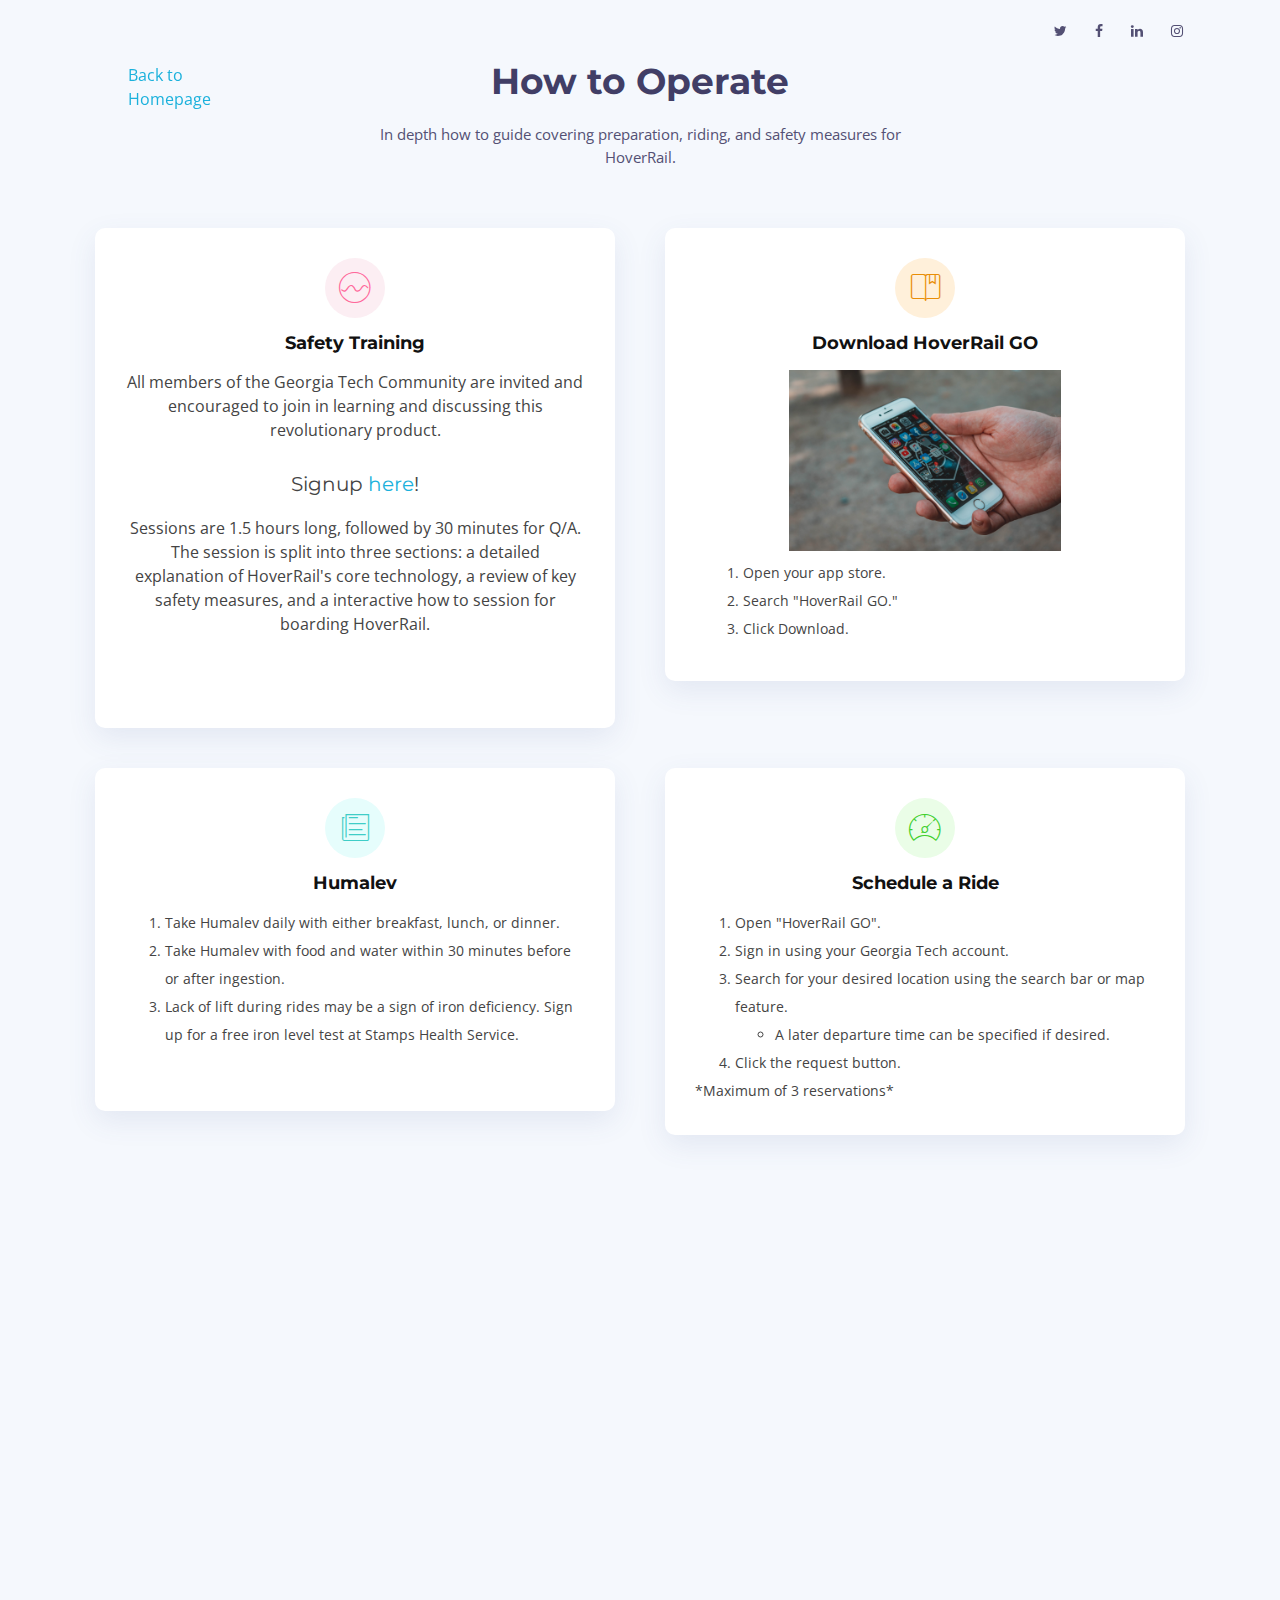
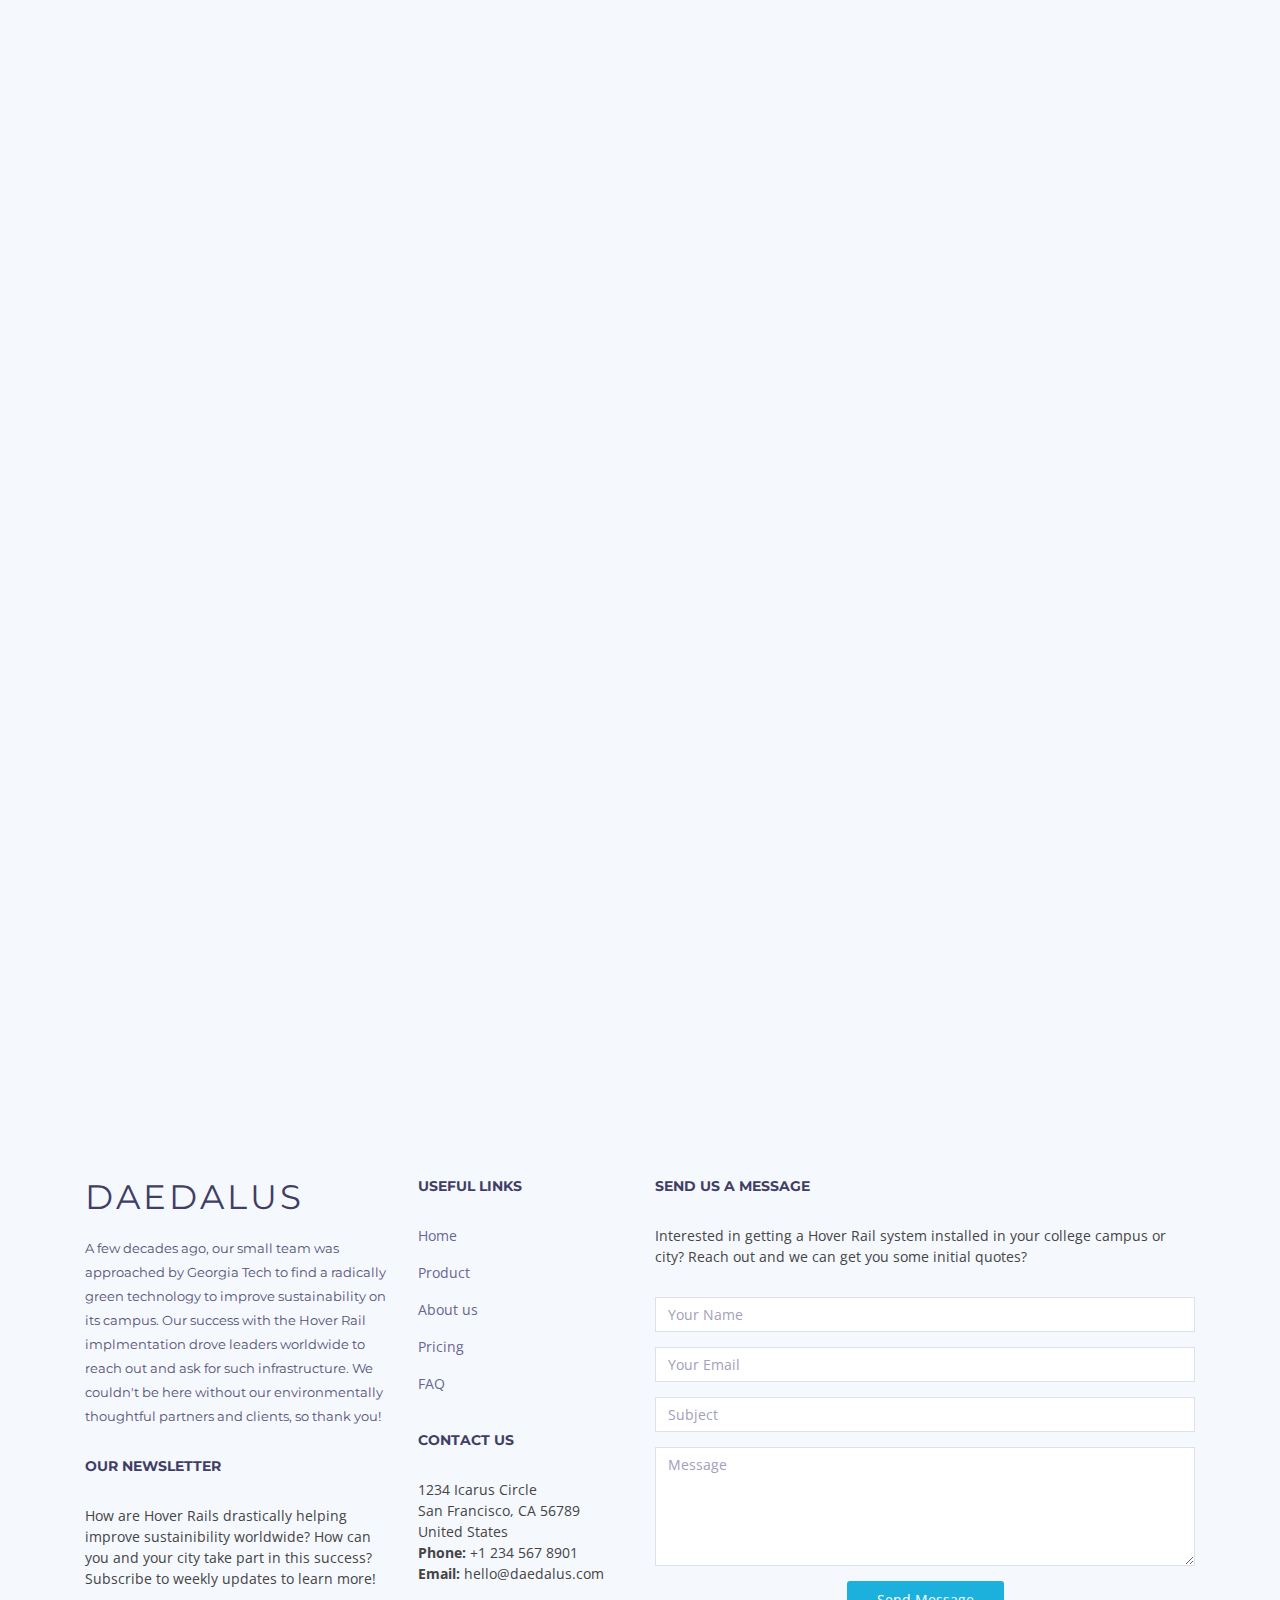
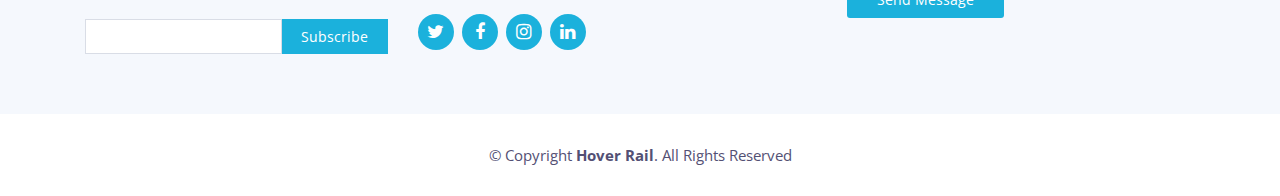
<file: instructionsindepth.html>
<!DOCTYPE html>
<html lang="en">
<head>
  <meta charset="utf-8">
  <title>Hover Rail</title>
  <meta content="width=device-width, initial-scale=1.0" name="viewport">
  <meta content="" name="keywords">
  <meta content="" name="description">

  <!-- Favicons -->
  <link href="img/daedalus-removebg-preview.png" rel="icon">
  <link href="img/apple-touch-icon.png" rel="apple-touch-icon">

  <!-- Google Fonts -->
  <link href="https://fonts.googleapis.com/css?family=Open+Sans:300,300i,400,400i,500,600,700,700i|Montserrat:300,400,500,600,700" rel="stylesheet">

  <!-- Bootstrap CSS File -->
  <link href="lib/bootstrap/css/bootstrap.min.css" rel="stylesheet">

  <!-- Libraries CSS Files -->
  <link href="lib/font-awesome/css/font-awesome.min.css" rel="stylesheet">
  <link href="lib/animate/animate.min.css" rel="stylesheet">
  <link href="lib/ionicons/css/ionicons.min.css" rel="stylesheet">
  <link href="lib/owlcarousel/assets/owl.carousel.min.css" rel="stylesheet">
  <link href="lib/lightbox/css/lightbox.min.css" rel="stylesheet">

  <!-- Main Stylesheet File -->
  <link href="css/style.css" rel="stylesheet">

  <!-- =======================================================
    Theme Name: Rapid
    Theme URL: https://bootstrapmade.com/rapid-multipurpose-bootstrap-business-template/
    Author: BootstrapMade.com
    License: https://bootstrapmade.com/license/
  ======================================================= -->
</head>

<body>
  <!--==========================
  Header
  ============================-->
  <header id="header">

    <div id="topbar">
      <div class="container">
        <div class="social-links">
          <a href="https://twitter.com/northropgrumman/status/1173672951012646914?lang=en" class="twitter"><i class="fa fa-twitter"></i></a>
          <a href="https://www.facebook.com/magnetsdotcom/" class="facebook"><i class="fa fa-facebook"></i></a>
          <a href="https://www.linkedin.com/company/elon-musk-news/" class="linkedin"><i class="fa fa-linkedin"></i></a>
          <a href="https://www.instagram.com/ironsupplements/" class="instagram"><i class="fa fa-instagram"></i></a>
        </div>
      </div>
    </div>

    <div class="container">

      <div class="logo float-left">
        <!-- Uncomment below if you prefer to use an image logo -->
        <!-- <h1 class="text-light"><a href="index.html" class="scrollto"><span><img src="img/hoverrail.png" alt="" class="img-header"></span></a></h1> -->
        <!-- <a href="#header" class="scrollto"><img src="img/logo.png" alt="" class="img-fluid"></a> -->
      </div>
      
    </div>
    
    <div class="container d-flex h-100">
      <div class="row justify-content-center align-self-center">
        <div class="col-md-6 intro-info order-md-first order-last">
            <a href="index.html" class="btn-get-started scrollto">Back to Homepage</a>
        </div>
      </div>
    </div>

  </header><!-- #header -->


    <section id="services" class="section-bg">
      <div class="container">

        <header class="section-header">
          <h3>How to Operate</h3>
          <p>In depth how to guide covering preparation, riding, and safety measures for HoverRail.</p>
        </header>

        <div class="row">

          <div class="col-lg-6 col-md-5 wow bounceInUp" data-wow-duration="1.4s">
            <div class="box">
              <div class="icon" style="background: #fceef3;"><i class="ion-ios-analytics-outline" style="color: #ff689b;"></i></div>
              <h4 class="title"><a href="instructionsindepth.html">Safety Training</a></h4>
              <p >All members of the Georgia Tech Community are invited and encouraged to join in learning and discussing this revolutionary product.</p>
              <h5>Signup <a href="https://www.google.com">here</a>!</h5>
              <p>Sessions are 1.5 hours long, followed by 30 minutes for Q/A. The session is split into three sections: a detailed explanation of HoverRail's core technology, a review of key safety measures, and a interactive how to session for boarding HoverRail.</p>
              <pre></pre>
              <!-- <pre></pre> -->
              <!-- <pre></pre> -->
              <pre></pre>
            </div>
          </div>
          <div class="col-lg-6 col-md-5 wow bounceInUp" data-wow-duration="1.4s">
            <div class="box">
              <div class="icon" style="background: #fff0da;"><i class="ion-ios-bookmarks-outline" style="color: #e98e06;"></i></div>
              <h4 class="title"><a href="">Download HoverRail GO</a></h4>
              <img src="img/app-store.jpg" style="width: 17rem;" alt="" class="right">
              <ol class="description m-2">
                <li>Open your app store.</li>
                <li>Search "HoverRail GO."</li>
                <li>Click Download.</li>
              </ol>
            </div>
          </div>

          <div class="col-lg-6 col-md-5 wow bounceInUp" data-wow-delay="0.1s" data-wow-duration="1.4s">
            <div class="box">
              <div class="icon" style="background: #e6fdfc;"><i class="ion-ios-paper-outline" style="color: #3fcdc7;"></i></div>
              <h4 class="title"><a href="">Humalev</a></h4>
              <ol class="description">
                <li>Take Humalev daily with either breakfast, lunch, or dinner.</li>
                <li>Take Humalev with food and water within 30 minutes before or after ingestion.</li>
                <li>Lack of lift during rides may be a sign of iron deficiency. Sign up for a free iron level test at Stamps Health Service.</li>
              </ol>
              <pre></pre>
              <pre></pre>
            </div>
          </div>
          <div class="col-lg-6 col-md-5 wow bounceInUp" data-wow-delay="0.1s" data-wow-duration="1.4s" id="schedule">
            <div class="box">
              <div class="icon" style="background: #eafde7;"><i class="ion-ios-speedometer-outline" style="color:#41cf2e;"></i></div>
              <h4 class="title"><a href="">Schedule a Ride</a></h4>
              <ol class="description">
                <li>Open "HoverRail GO".</li>
                <li>Sign in using your Georgia Tech account.</li>
                <li>Search for your desired location using the search bar or map feature.</li>
                    <ul>
                      <li>A later departure time can be specified if desired.</li>
                    </ul>
                <li>Click the request button.</li>
              </ol>
              <p class="description">*Maximum of 3 reservations*</p>
            </div>
          </div>

          <div class="col-lg-12 col-md-5 wow bounceInUp" data-wow-delay="0.2s" data-wow-duration="1.4s">
            <div class="box">
              <div class="icon" style="background: #e1eeff;"><i class="ion-ios-world-outline" style="color: #2282ff;"></i></div>
              <h4 class="title"><a href="">Ride on HoverRail</a></h4>

              <h5 class="section-header m-3"><a href="">Onboarding</a></h5>
              <div class="row align-items-center justify-content-center">
                  <div class="card m-1" style="width: 25rem;">
                      <img class="card-img-top" style="height: 15rem;" src="img/how-to-ride/schedule.jpg" alt="Card image cap">
                      <div class="card-body">
                        <h5 class="card-title">Step One</h5>
                        <p class="card-text">Complete reservation. (see <a href="#schedule">Schedule a Ride</a>)</p>
                      </div>
                    </div>

                <div class="card m-1" style="width: 25rem;">
                  <img class="card-img-top" style="height: 15rem;" src="img/how-to-ride/steponsketch.jpg">
                  <div class="card-body">
                    <h5 class="card-title">Step Two</h5>
                    <p class="card-text">Step onto boarding strip of the rail. The strip is colored red and roughly a foot wide.</p>
                  </div>
                </div>

                <div class="card m-1" style="width: 25rem;">
                  <img class="card-img-top" style="height: 15rem;" src="img/how-to-ride/3secsketch.jpg" alt="Card image cap">
                  <div class="card-body">
                    <h5 class="card-title">Step Three</h5>
                    <p class="card-text">Wait for a three second break in traffic on the hoverrail.</p>
                  </div>
                </div>

                <div class="card m-1" style="width: 25rem;">
                  <img class="card-img-top" style="height: 15rem;" src="img/how-to-ride/onboardingsketch.jpg" alt="Card image cap">
                  <div class="card-body">
                    <h5 class="card-title">Step Four</h5>
                    <p class="card-text">Keeping body in an upright position, shift body from waist up towards the rail system until lift is accomplished.</p>
                  </div>
                </div>
              </div>

              <h5 class="section-header m-3"><a href="">Riding</a></h5>
              <div class="row align-items-center justify-content-center">
                <div class="card m-1" style="width: 25rem;">
                  <img class="card-img-top" style="height: 15rem;" src="img/how-to-ride/floatingsketch.jpg" alt="Card image cap">
                  <div class="card-body">
                    <h5 class="card-title">Step One</h5>
                    <p class="card-text">Throughout your trip on hoverrail, it is imperative you maintain an upright position with your knees slightly bent to ensure you are prepared to off board at any time.</p>
                  </div>
                </div>
                
                <div class="card m-1" style="width: 25rem;">
                  <img class="card-img-top" style="height: 15rem;" src="img/how-to-ride/route.png" alt="Card image cap">
                  <div class="card-body">
                    <h5 class="card-title">Step Two</h5>
                    <p class="card-text">Hoverrail will use your reservation to determine your route, ensuring you make it to your destination.</p>
                  </div>
                </div>
              </div>

<!-- 
              <ol class="description">
                <li>Complete reservation. (see <a href="#schedule">Schedule a Ride</a>)</li>
                <li>Step onto boarding strip of the rail. The strip is colored red and roughly a foot wide.</li>
                <img src="img/steponsketch.jpg" alt="" width="400" height="250" class="right">
                <li>Wait for a three second break in traffic on the hoverrail.</li>
                <img src="img/3secsketch.jpg" alt="" width="400" height="250" class="right">
                <li>Keeping body in an upright position, shift body from waist up towards the rail system until lift is accomplished.</li>
                <img src="img/onboardingsketch.jpg" alt="" width="400" height="250" class="right">
              </ol>
              <ol class="description">
                <li>Throughout your trip on hoverrail, it is imperative you maintain an upright position with your knees slightly bent to ensure you are prepared to off board at any time.</li>
                <img src="img/floatingsketch.jpg" alt="" width="400" height="250" class="right">
                <li>Hoverrail will use your reservation to determine your route, ensuring you make it to your destination.</li>
              </ol> -->
            </div>
          </div>

        </div>

      </div>
    </section><!-- #services -->

  <!--==========================
    Footer
  ============================-->
  <footer id="footer" class="section-bg">
    <div class="footer-top">
      <div class="container">

        <div class="row">

          <div class="col-lg-6">

            <div class="row">

                <div class="col-sm-7">

                  <div class="footer-info">
                    <h3>Daedalus</h3>
                    <p>A few decades ago, our small team was approached by Georgia Tech to find a radically green technology to improve sustainability on its campus. Our success with the Hover Rail implmentation drove leaders worldwide to reach out and ask for such infrastructure. We couldn't be here without our environmentally thoughtful partners and clients, so thank you!</p>
                  </div>

                  <div class="footer-newsletter">
                    <h4>Our Newsletter</h4>
                    <p>How are Hover Rails drastically helping improve sustainibility worldwide? How can you and your city take part in this success? Subscribe to weekly updates to learn more!</p>
                    <form action="" method="post">
                      <input type="email" name="email"><input type="submit"  value="Subscribe">
                    </form>
                  </div>

                </div>

                <div class="col-sm-5">
                  <div class="footer-links">
                    <h4>Useful Links</h4>
                    <ul>
                      <li><a href="#intro">Home</a></li>
                      <li><a href="#about">Product</a></li>
                      <li><a href="#team">About us</a></li>
                      <li><a href="#pricing">Pricing</a></li>
                      <li><a href="#faq">FAQ</a></li>
                    </ul>
                  </div>

                  <div class="footer-links">
                    <h4>Contact Us</h4>
                    <p>
                      1234 Icarus Circle <br>
                      San Francisco, CA 56789<br>
                      United States <br>
                      <strong>Phone:</strong> +1 234 567 8901<br>
                      <strong>Email:</strong> hello@daedalus.com<br>
                    </p>
                  </div>

                  <div class="social-links">
                    <a href="https://twitter.com/northropgrumman/status/1173672951012646914?lang=en" class="twitter"><i class="fa fa-twitter"></i></a>
                    <a href="https://www.facebook.com/magnetsdotcom/" class="facebook"><i class="fa fa-facebook"></i></a>
                    <a href="https://www.linkedin.com/company/elon-musk-news/" class="instagram"><i class="fa fa-instagram"></i></a>
                    <a href="https://www.instagram.com/ironsupplements/"  class="linkedin"><i class="fa fa-linkedin"></i></a>
                  </div>

                </div>

            </div>

          </div>

          <div class="col-lg-6">

            <div class="form">
              
              <h4>Send us a message</h4>
              <p>Interested in getting a Hover Rail system installed in your college campus or city? Reach out and we can get you some initial quotes?</p>
              <form action="" method="post" role="form" class="contactForm">
                <div class="form-group">
                  <input type="text" name="name" class="form-control" id="name" placeholder="Your Name" data-rule="minlen:4" data-msg="Please enter at least 4 chars" />
                  <div class="validation"></div>
                </div>
                <div class="form-group">
                  <input type="email" class="form-control" name="email" id="email" placeholder="Your Email" data-rule="email" data-msg="Please enter a valid email" />
                  <div class="validation"></div>
                </div>
                <div class="form-group">
                  <input type="text" class="form-control" name="subject" id="subject" placeholder="Subject" data-rule="minlen:4" data-msg="Please enter at least 8 chars of subject" />
                  <div class="validation"></div>
                </div>
                <div class="form-group">
                  <textarea class="form-control" name="message" rows="5" data-rule="required" data-msg="Please write something for us" placeholder="Message"></textarea>
                  <div class="validation"></div>
                </div>

                <div id="sendmessage">Your message has been sent. Thank you!</div>
                <div id="errormessage"></div>

                <div class="text-center"><button type="submit" title="Send Message">Send Message</button></div>
              </form>
            </div>

          </div>

          

        </div>

      </div>
    </div>

    <div class="container">
      <div class="copyright">
        &copy; Copyright <strong>Hover Rail</strong>. All Rights Reserved
      </div>
    </div>
  </footer><!-- #footer -->

  <a href="#" class="back-to-top"><i class="fa fa-chevron-up"></i></a>
  <!-- Uncomment below i you want to use a preloader -->
  <!-- <div id="preloader"></div> -->

  <!-- JavaScript Libraries -->
  <script src="lib/jquery/jquery.min.js"></script>
  <script src="lib/jquery/jquery-migrate.min.js"></script>
  <script src="lib/bootstrap/js/bootstrap.bundle.min.js"></script>
  <script src="lib/easing/easing.min.js"></script>
  <script src="lib/mobile-nav/mobile-nav.js"></script>
  <script src="lib/wow/wow.min.js"></script>
  <script src="lib/waypoints/waypoints.min.js"></script>
  <script src="lib/counterup/counterup.min.js"></script>
  <script src="lib/owlcarousel/owl.carousel.min.js"></script>
  <script src="lib/isotope/isotope.pkgd.min.js"></script>
  <script src="lib/lightbox/js/lightbox.min.js"></script>
  <!-- Contact Form JavaScript File -->
  <script src="contactform/contactform.js"></script>

  <!-- Template Main Javascript File -->
  <script src="js/main.js"></script>

</body>
</html>
</file>
<file: css/style.css>
/*
  Theme Name: Rapid
  Theme URL: https://bootstrapmade.com/rapid-multipurpose-bootstrap-business-template/
  Author: BootstrapMade.com
  License: https://bootstrapmade.com/license/
*/

/*--------------------------------------------------------------
# General
--------------------------------------------------------------*/

body {
  background: #fff;
  color: #444;
  font-family: "Open Sans", sans-serif;
}

.rotate90 {
  -webkit-transform: rotate(90deg);
  -moz-transform: rotate(90deg);
  -o-transform: rotate(90deg);
  -ms-transform: rotate(90deg);
  transform: rotate(90deg);
}

a {
  color: #1bb1dc;
  transition: 0.5s;
}

a:hover,
a:active,
a:focus {
  color: #0a98c0;
  outline: none;
  text-decoration: none;
}

p {
  padding: 0;
  margin: 0 0 30px 0;
}

h1,
h2,
h3,
h4,
h5,
h6 {
  font-family: "Montserrat", sans-serif;
  font-weight: 400;
  margin: 0 0 20px 0;
  padding: 0;
}

/* Back to top button */

.back-to-top {
  position: fixed;
  display: none;
  background: #1bb1dc;
  color: #fff;
  width: 44px;
  height: 44px;
  text-align: center;
  line-height: 1;
  font-size: 16px;
  border-radius: 50%;
  right: 15px;
  bottom: 15px;
  transition: background 0.5s;
  z-index: 11;
}

.back-to-top i {
  padding-top: 12px;
  color: #fff;
}

/* Prelaoder */

#preloader {
  position: fixed;
  top: 0;
  left: 0;
  right: 0;
  bottom: 0;
  z-index: 9999;
  overflow: hidden;
  background: #fff;
}

#preloader:before {
  content: "";
  position: fixed;
  top: calc(50% - 30px);
  left: calc(50% - 30px);
  border: 6px solid #f2f2f2;
  border-top: 6px solid #1bb1dc;
  border-radius: 50%;
  width: 60px;
  height: 60px;
  -webkit-animation: animate-preloader 1s linear infinite;
  animation: animate-preloader 1s linear infinite;
}

@-webkit-keyframes animate-preloader {
  0% {
    -webkit-transform: rotate(0deg);
    transform: rotate(0deg);
  }

  100% {
    -webkit-transform: rotate(360deg);
    transform: rotate(360deg);
  }
}

@keyframes animate-preloader {
  0% {
    -webkit-transform: rotate(0deg);
    transform: rotate(0deg);
  }

  100% {
    -webkit-transform: rotate(360deg);
    transform: rotate(360deg);
  }
}

/*--------------------------------------------------------------
# Top Bar
--------------------------------------------------------------*/

#topbar {
  padding: 0 0 10px 0;
  font-size: 14px;
  transition: all 0.5s;
}

#topbar .social-links {
  text-align: right;
}

#topbar .social-links a {
  color: #535074;
  padding: 4px 12px;
  display: inline-block;
  line-height: 1px;
}

#topbar .social-links a:hover {
  color: #1bb1dc;
}

#topbar .social-links a:first-child {
  border-left: 0;
}

/*--------------------------------------------------------------
# Header
--------------------------------------------------------------*/

#header {
  height: 110px;
  transition: all 0.5s;
  z-index: 997;
  transition: all 0.5s;
  padding: 20px 0;
  position: fixed;
  left: 0;
  top: 0;
  right: 0;
  transition: all 0.5s;
  z-index: 997;
}

#header.header-scrolled,
#header.header-pages {
  height: 70px;
  padding: 15px 0;
  background-color: #fff;
  box-shadow: 0px 0px 30px rgba(127, 137, 161, 0.3);
}

#header.header-scrolled #topbar,
#header.header-pages #topbar {
  display: none;
}

#header .logo h1 {
  font-size: 36px;
  margin: 0;
  padding: 0;
  line-height: 1;
  font-weight: 400;
  letter-spacing: 3px;
  text-transform: uppercase;
}

#header .logo h1 a,
#header .logo h1 a:hover {
  color: #413e66;
  text-decoration: none;
}

#header .logo img {
  padding: 0;
  /* margin: 7px 0; */
  max-height: 50px;
}

.main-pages {
  margin-top: 60px;
}

/*--------------------------------------------------------------
# Intro Section
--------------------------------------------------------------*/

#intro {
  width: 100%;
  height: 100vh;
  position: relative;
  background: #f5f8fd url("../img/nyc_2.png") center top no-repeat;
  background-size: cover;
  /* opacity: 0.4; */
}

#intro .intro-info h2 {
  color: #413e66;
  margin-bottom: 40px;
  font-size: 48px;
  font-weight: 700;
}

#intro .intro-info h2 span {
  color: #1bb1dc;
}

#intro .intro-info .btn-get-started,
#intro .intro-info .btn-services {
  font-family: "Montserrat", sans-serif;
  font-size: 13px;
  font-weight: 600;
  text-transform: uppercase;
  letter-spacing: 1px;
  display: inline-block;
  padding: 10px 32px;
  border-radius: 4px;
  transition: 0.5s;
  color: #fff;
  background: #1bb1dc;
  color: #fff;
}

#intro .intro-info .btn-get-started:hover,
#intro .intro-info .btn-services:hover {
  background: #0a98c0;
}

/*--------------------------------------------------------------
# Navigation Menu
--------------------------------------------------------------*/

/* Desktop Navigation */

.main-nav {
  /* Drop Down */
  /* Deep Drop Down */
}

.main-nav,
.main-nav * {
  margin: 0;
  padding: 0;
  list-style: none;
}

.main-nav > ul > li {
  position: relative;
  white-space: nowrap;
  float: left;
}

.main-nav a {
  display: block;
  position: relative;
  color: #413e66;
  padding: 10px 15px;
  transition: 0.3s;
  font-size: 14px;
  font-family: "Open Sans", sans-serif;
  text-transform: uppercase;
  font-weight: 600;
}

.main-nav a:hover,
.main-nav .active > a,
.main-nav li:hover > a {
  color: #1bb1dc;
  text-decoration: none;
}

.main-nav .drop-down ul {
  display: block;
  position: absolute;
  left: 0;
  top: calc(100% - 30px);
  z-index: 99;
  opacity: 0;
  visibility: hidden;
  padding: 10px 0;
  background: #fff;
  box-shadow: 0px 0px 30px rgba(127, 137, 161, 0.25);
  transition: ease all 0.3s;
}

.main-nav .drop-down:hover > ul {
  opacity: 1;
  top: 100%;
  visibility: visible;
}

.main-nav .drop-down li {
  min-width: 180px;
  position: relative;
}

.main-nav .drop-down ul a {
  padding: 10px 20px;
  font-size: 14px;
  font-weight: 500;
  text-transform: none;
  color: #065e77;
}

.main-nav .drop-down ul a:hover,
.main-nav .drop-down ul .active > a,
.main-nav .drop-down ul li:hover > a {
  color: #1bb1dc;
}

.main-nav .drop-down > a:after {
  content: "\f107";
  font-family: FontAwesome;
  padding-left: 10px;
}

.main-nav .drop-down .drop-down ul {
  top: 0;
  left: calc(100% - 30px);
}

.main-nav .drop-down .drop-down:hover > ul {
  opacity: 1;
  top: 0;
  left: 100%;
}

.main-nav .drop-down .drop-down > a {
  padding-right: 35px;
}

.main-nav .drop-down .drop-down > a:after {
  content: "\f105";
  position: absolute;
  right: 15px;
}

/* Mobile Navigation */

.mobile-nav {
  position: fixed;
  top: 0;
  bottom: 0;
  z-index: 9999;
  overflow-y: auto;
  left: -260px;
  width: 260px;
  padding-top: 18px;
  background: rgba(40, 38, 70, 0.8);
  transition: 0.4s;
}

.mobile-nav * {
  margin: 0;
  padding: 0;
  list-style: none;
}

.mobile-nav a {
  display: block;
  position: relative;
  color: #fff;
  padding: 10px 20px;
  font-weight: 500;
}

.mobile-nav a:hover,
.mobile-nav .active > a,
.mobile-nav li:hover > a {
  color: #8dc2fa;
  text-decoration: none;
}

.mobile-nav .drop-down > a:after {
  content: "\f078";
  font-family: FontAwesome;
  padding-left: 10px;
  position: absolute;
  right: 15px;
}

.mobile-nav .active.drop-down > a:after {
  content: "\f077";
}

.mobile-nav .drop-down > a {
  padding-right: 35px;
}

.mobile-nav .drop-down ul {
  display: none;
  overflow: hidden;
}

.mobile-nav .drop-down li {
  padding-left: 20px;
}

.mobile-nav-toggle {
  position: fixed;
  right: 0;
  top: 0;
  z-index: 9998;
  border: 0;
  background: none;
  font-size: 24px;
  transition: all 0.4s;
  outline: none !important;
  line-height: 1;
  cursor: pointer;
  text-align: right;
}

.mobile-nav-toggle i {
  margin: 18px 18px 0 0;
  color: #065e77;
}

.mobile-nav-overly {
  width: 100%;
  height: 100%;
  z-index: 9997;
  top: 0;
  left: 0;
  position: fixed;
  background: rgba(40, 38, 70, 0.8);
  overflow: hidden;
  display: none;
}

.mobile-nav-active {
  overflow: hidden;
}

.mobile-nav-active .mobile-nav {
  left: 0;
}

.mobile-nav-active .mobile-nav-toggle i {
  color: #fff;
}

/*--------------------------------------------------------------
# Sections
--------------------------------------------------------------*/

/* Sections Header
--------------------------------*/

.section-header h3 {
  font-size: 36px;
  color: #413e66;
  text-align: center;
  font-weight: 700;
  position: relative;
  font-family: "Montserrat", sans-serif;
}

.section-header p {
  text-align: center;
  margin: auto;
  font-size: 15px;
  padding-bottom: 60px;
  color: #535074;
  width: 50%;
}

/* Section with background
--------------------------------*/

.section-bg {
  background: #f5f8fd;
}

/* About Us Section
--------------------------------*/

#about {
  padding: 80px 0;
}

#about .about-content {
  padding-top: 40px;
}

#about .about-content h2 {
  color: #413e66;
  font-family: "Montserrat", sans-serif;
  font-weight: 700;
}

#about .about-content h3 {
  color: #696592;
  font-weight: 400;
  font-size: 22px;
  font-style: italic;
}

#about .about-content ul {
  list-style: none;
  padding: 0;
}

#about .about-content ul li {
  padding-bottom: 10px;
}

#about .about-content ul li i {
  font-size: 20px;
  padding-right: 4px;
  color: #1bb1dc;
}

#about .about-img {
  position: relative;
  margin: 30px 30px 30px 30px;
}

#about .about-img img {
  width: 100%;
  border: 8px solid #fff;
  transition: .5s;
}

#about .about-img img:hover {
  width: 100%;
  -webkit-transform: scale(1.03);
  transform: scale(1.03);
}

#about .about-img::before {
  position: absolute;
  left: -31px;
  top: -30px;
  width: 90%;
  height: 92%;
  z-index: -1;
  content: '';
  background-color: #ebf1fa;
  transition: .5s;
}

#about .about-img::after {
  position: absolute;
  right: -31px;
  bottom: -30px;
  width: 90%;
  height: 92%;
  z-index: -1;
  content: '';
  background-color: #ebf1fa;
  transition: .5s;
}

/* Services Section
--------------------------------*/

#services {
  padding: 60px 0 40px 0;
}

#services .box {
  padding: 30px;
  position: relative;
  overflow: hidden;
  border-radius: 10px;
  margin: 0 10px 40px 10px;
  background: #fff;
  box-shadow: 0 10px 29px 0 rgba(68, 88, 144, 0.1);
  transition: all 0.3s ease-in-out;
  text-align: center;
}

#services .box:hover {
  -webkit-transform: scale(1.1);
  transform: scale(1.1);
}

#services .icon {
  margin: 0 auto 15px auto;
  padding-top: 12px;
  display: inline-block;
  text-align: center;
  border-radius: 50%;
  width: 60px;
  height: 60px;
}

#services .icon i {
  font-size: 36px;
  line-height: 1;
}

#services .title {
  font-weight: 700;
  margin-bottom: 15px;
  font-size: 18px;
}

#services .title a {
  color: #111;
}

#services .box:hover .title a {
  color: #1bb1dc;
}

#services .description {
  font-size: 14px;
  line-height: 28px;
  margin-bottom: 0;
  text-align: left;
}

/* Why Us Section
--------------------------------*/

#why-us {
  padding: 60px 0;
}

#why-us .why-us-content .features {
  margin: 0 0 15px 0;
  padding: 0;
  transition: 0.3s ease-in-out;
}

#why-us .why-us-content .features i {
  font-size: 36px;
  float: left;
}

#why-us .why-us-content .features h4 {
  font-size: 24px;
  font-weight: 600;
  margin-left: 56px;
  color: #413e66;
  margin-bottom: 5px;
}

#why-us .why-us-content .features p {
  font-size: 16px;
  margin-left: 56px;
  color: #555186;
}

#why-us .counters {
  padding-top: 40px;
}

#why-us .counters span {
  font-family: "Montserrat", sans-serif;
  font-weight: bold;
  font-size: 48px;
  display: block;
  color: #555186;
}

#why-us .counters p {
  padding: 0;
  margin: 0 0 20px 0;
  font-family: "Montserrat", sans-serif;
  font-size: 14px;
  color: #8a87b6;
}

/* Call To Action Section
--------------------------------*/

#call-to-action {
  background: #2d2b46;
  background-size: cover;
  padding: 40px 0;
}

#call-to-action .cta-title {
  color: #fff;
  font-size: 28px;
  font-weight: 700;
}

#call-to-action .cta-text {
  color: #fff;
}

#call-to-action .cta-btn {
  font-family: "Montserrat", sans-serif;
  font-weight: 700;
  font-size: 16px;
  letter-spacing: 1px;
  display: inline-block;
  padding: 8px 26px;
  border-radius: 3px;
  transition: 0.5s;
  margin: 10px;
  border: 3px solid #fff;
  color: #fff;
}

#call-to-action .cta-btn:hover {
  background: #1bb1dc;
  border: 3px solid #1bb1dc;
}

/* Features Section
--------------------------------*/

#features {
  padding: 80px 0;
}

#features h4 {
  font-weight: 600;
  font-size: 24px;
}

/* Portfolio Section
--------------------------------*/

#portfolio {
  padding: 60px 0;
}

#portfolio #portfolio-flters {
  padding: 0;
  margin: 5px 0 35px 0;
  list-style: none;
  text-align: center;
}

#portfolio #portfolio-flters li {
  cursor: pointer;
  margin: 15px 15px 15px 0;
  display: inline-block;
  padding: 6px 10px;
  font-size: 16px;
  line-height: 20px;
  color: #413e66;
  margin-bottom: 5px;
  transition: all 0.3s ease-in-out;
}

#portfolio #portfolio-flters li:hover,
#portfolio #portfolio-flters li.filter-active {
  color: #1bb1dc;
}

#portfolio #portfolio-flters li:last-child {
  margin-right: 0;
}

#portfolio .portfolio-item {
  position: relative;
  overflow: hidden;
  margin-bottom: 30px;
}

#portfolio .portfolio-item .portfolio-wrap {
  overflow: hidden;
  position: relative;
  margin: 0;
}

#portfolio .portfolio-item .portfolio-wrap:hover img {
  opacity: 0.4;
  transition: 0.3s;
}

#portfolio .portfolio-item .portfolio-wrap .portfolio-info {
  position: absolute;
  top: 0;
  right: 0;
  bottom: 0;
  left: 0;
  display: -webkit-box;
  display: -webkit-flex;
  display: -ms-flexbox;
  display: flex;
  -webkit-box-pack: center;
  -webkit-justify-content: center;
  -ms-flex-pack: center;
  justify-content: center;
  -webkit-box-align: center;
  -webkit-align-items: center;
  -ms-flex-align: center;
  align-items: center;
  -webkit-box-orient: vertical;
  -webkit-box-direction: normal;
  -webkit-flex-direction: column;
  -ms-flex-direction: column;
  flex-direction: column;
  text-align: center;
  opacity: 0;
  transition: 0.2s linear;
}

#portfolio .portfolio-item .portfolio-wrap .portfolio-info h4 {
  font-size: 22px;
  line-height: 1px;
  font-weight: 700;
  margin-bottom: 14px;
  padding-bottom: 0;
}

#portfolio .portfolio-item .portfolio-wrap .portfolio-info h4 a {
  color: #fff;
}

#portfolio .portfolio-item .portfolio-wrap .portfolio-info h4 a:hover {
  color: #1bb1dc;
}

#portfolio .portfolio-item .portfolio-wrap .portfolio-info p {
  padding: 0;
  margin: 0;
  color: #f8fcff;
  font-weight: 500;
  font-size: 14px;
  text-transform: uppercase;
}

#portfolio .portfolio-item .portfolio-wrap .portfolio-info .link-preview,
#portfolio .portfolio-item .portfolio-wrap .portfolio-info .link-details {
  display: inline-block;
  line-height: 1;
  text-align: center;
  width: 36px;
  height: 36px;
  background: #1bb1dc;
  border-radius: 50%;
  margin: 10px 4px 0 4px;
}

#portfolio .portfolio-item .portfolio-wrap .portfolio-info .link-preview i,
#portfolio .portfolio-item .portfolio-wrap .portfolio-info .link-details i {
  padding-top: 6px;
  font-size: 22px;
  color: #fff;
}

#portfolio .portfolio-item .portfolio-wrap .portfolio-info .link-preview:hover,
#portfolio .portfolio-item .portfolio-wrap .portfolio-info .link-details:hover {
  background: #42c3e8;
}

#portfolio .portfolio-item .portfolio-wrap .portfolio-info .link-preview:hover i,
#portfolio .portfolio-item .portfolio-wrap .portfolio-info .link-details:hover i {
  color: #fff;
}

#portfolio .portfolio-item .portfolio-wrap:hover {
  background: #282646;
}

#portfolio .portfolio-item .portfolio-wrap:hover .portfolio-info {
  opacity: 1;
}

/* Testimonials Section
--------------------------------*/

#testimonials {
  padding: 60px 0;
}

#testimonials .section-header {
  margin-bottom: 40px;
}

#testimonials .testimonial-item .testimonial-img {
  width: 120px;
  border-radius: 50%;
  border: 4px solid #fff;
  float: left;
}

#testimonials .testimonial-item h3 {
  font-size: 20px;
  font-weight: bold;
  margin: 10px 0 5px 0;
  color: #111;
  margin-left: 140px;
}

#testimonials .testimonial-item h4 {
  font-size: 14px;
  color: #999;
  margin: 0 0 15px 0;
  margin-left: 140px;
}

#testimonials .testimonial-item p {
  font-style: italic;
  margin: 0 0 15px 140px;
}

#testimonials .owl-nav,
#testimonials .owl-dots {
  margin-top: 5px;
  text-align: center;
}

#testimonials .owl-dot {
  display: inline-block;
  margin: 0 5px;
  width: 12px;
  height: 12px;
  border-radius: 50%;
  background-color: #ddd;
}

#testimonials .owl-dot.active {
  background-color: #1bb1dc;
}

/* Team Section
--------------------------------*/

#team {
  padding: 60px 0;
}

#team .member {
  text-align: center;
  margin-bottom: 20px;
  position: relative;
  overflow: hidden;
}

#team .member .member-info {
  display: -webkit-box;
  display: -webkit-flex;
  display: -ms-flexbox;
  display: flex;
  -webkit-box-pack: center;
  -webkit-justify-content: center;
  -ms-flex-pack: center;
  justify-content: center;
  -webkit-box-align: center;
  -webkit-align-items: center;
  -ms-flex-align: center;
  align-items: center;
  position: absolute;
  bottom: 0;
  left: 0;
  right: 0;
  transition: 0.2s;
  padding: 15px 0;
  background: rgba(29, 28, 41, 0.6);
}

#team .member .member-info-content {
  transition: margin 0.2s;
  height: 40px;
  transition: height 0.4s;
}

#team .member:hover .member-info {
  transition: 0.4s;
}

#team .member:hover .member-info-content {
  height: 80px;
}

#team .member h4 {
  font-weight: 700;
  margin-bottom: 2px;
  font-size: 18px;
  color: #fff;
}

#team .member span {
  font-style: italic;
  display: block;
  font-size: 13px;
  color: #fff;
}

#team .member .social {
  margin-top: 15px;
}

#team .member .social a {
  transition: none;
  color: #fff;
}

#team .member .social a:hover {
  color: #1bb1dc;
}

#team .member .social i {
  font-size: 18px;
  margin: 0 2px;
}

/* Clients Section
--------------------------------*/

#clients {
  padding: 60px 0;
}

#clients img {
  max-width: 80%;
  opacity: 0.5;
  transition: 0.3s;
  padding: 15px 0;
}

#clients img:hover {
  opacity: 1;
}

#clients .owl-nav,
#clients .owl-dots {
  margin-top: 5px;
  text-align: center;
}

#clients .owl-dot {
  display: inline-block;
  margin: 0 5px;
  width: 12px;
  height: 12px;
  border-radius: 50%;
  background-color: #ddd;
}

#clients .owl-dot.active {
  background-color: #1bb1dc;
}

/* Pricing Section
--------------------------------*/

#pricing {
  padding: 80px 0;
}

#pricing .card {
  border: 0;
  border-radius: 0px;
  box-shadow: 0 3px 0px 0 rgba(65, 62, 102, 0.08);
  transition: all .3s ease-in-out;
  padding: 36px 0;
  position: relative;
}

#pricing .card:after {
  content: '';
  position: absolute;
  top: 0;
  left: 0;
  width: 0%;
  height: 5px;
  background-color: #1bb1dc;
  transition: 0.5s;
}

#pricing .card:hover {
  -webkit-transform: scale(1.05);
  transform: scale(1.05);
  box-shadow: 0 20px 35px 0 rgba(0, 0, 0, 0.08);
}

#pricing .card:hover:after {
  width: 100%;
}

#pricing .card .card-header {
  background-color: white;
  border-bottom: 0px;
  -moz-text-align-last: center;
  text-align-last: center;
}

#pricing .card .card-title {
  margin-bottom: 16px;
  color: #535074;
}

#pricing .card .card-block {
  padding-top: 0;
  text-align: center;
}

#pricing .card .list-group-item {
  border: 0px;
  padding: 6px;
  color: #413e66;
  font-weight: 300;
}

#pricing .card h3 {
  font-size: 64px;
  margin-bottom: 0px;
  color: #535074;
}

#pricing .card h3 .currency {
  font-size: 30px;
  position: relative;
  font-weight: 400;
  top: -30px;
  letter-spacing: 0px;
}

#pricing .card h3 .period {
  font-size: 16px;
  color: #6c67a3;
  letter-spacing: 0px;
}

#pricing .card .list-group {
  margin-bottom: 15px;
}

#pricing .card .btn {
  text-transform: uppercase;
  font-size: 13px;
  font-weight: 500;
  color: #5f5b96;
  border-radius: 0;
  padding: 10px 24px;
  letter-spacing: 1px;
  border-radius: 3px;
  display: inline-block;
  background: #1bb1dc;
  color: #fff;
}

#pricing .card .btn:hover {
  background: #0a98c0;
}

/* Frequently Asked Questions Section
--------------------------------*/

#faq {
  padding: 60px 0;
  overflow: hidden;
}

#faq #faq-list {
  padding: 0;
  list-style: none;
}

#faq #faq-list li {
  border-bottom: 1px solid #ebebeb;
}

#faq #faq-list a {
  padding: 22px 0;
  display: block;
  position: relative;
  font-family: "Montserrat", sans-serif;
  font-size: 20px;
  line-height: 1;
  font-weight: 400;
  padding-right: 20px;
}

#faq #faq-list i {
  font-size: 24px;
  position: absolute;
  right: 0;
  top: 20px;
}

#faq #faq-list p {
  margin-bottom: 20px;
}

#faq #faq-list a.collapse {
  color: #1bb1dc;
}

#faq #faq-list a.collapsed {
  color: #000;
}

#faq #faq-list a.collapsed i::before {
  content: "\f2c7" !important;
}

/*--------------------------------------------------------------
# Footer
--------------------------------------------------------------*/

#footer {
  padding: 0 0 30px 0;
  font-size: 14px;
  background: #fff;
}

#footer .footer-top {
  padding: 60px 0 30px 0;
  background: #f5f8fd;
}

#footer .footer-top .footer-info {
  margin-bottom: 30px;
}

#footer .footer-top .footer-info h3 {
  font-size: 34px;
  margin: 0 0 20px 0;
  padding: 2px 0 2px 0;
  line-height: 1;
  font-family: "Montserrat", sans-serif;
  color: #413e66;
  font-weight: 400;
  letter-spacing: 3px;
  text-transform: uppercase;
}

#footer .footer-top .footer-info p {
  font-size: 13px;
  line-height: 24px;
  margin-bottom: 0;
  font-family: "Montserrat", sans-serif;
  color: #535074;
}

#footer .footer-top .social-links a {
  font-size: 18px;
  display: inline-block;
  background: #1bb1dc;
  color: #fff;
  line-height: 1;
  padding: 8px 0;
  margin-right: 4px;
  border-radius: 50%;
  text-align: center;
  width: 36px;
  height: 36px;
  transition: 0.3s;
}

#footer .footer-top .social-links a:hover {
  background: #0a98c0;
  color: #fff;
}

#footer .footer-top h4 {
  font-size: 14px;
  font-weight: bold;
  color: #413e66;
  text-transform: uppercase;
  position: relative;
  padding-bottom: 10px;
}

#footer .footer-top .footer-links {
  margin-bottom: 30px;
}

#footer .footer-top .footer-links ul {
  list-style: none;
  padding: 0;
  margin: 0;
}

#footer .footer-top .footer-links ul li {
  padding: 8px 0;
}

#footer .footer-top .footer-links ul li:first-child {
  padding-top: 0;
}

#footer .footer-top .footer-links ul a {
  color: #696592;
}

#footer .footer-top .footer-links ul a:hover {
  color: #1bb1dc;
}

#footer .footer-top .footer-contact {
  margin-bottom: 30px;
}

#footer .footer-top .footer-contact p {
  line-height: 26px;
}

#footer .footer-top .footer-newsletter {
  margin-bottom: 30px;
}

#footer .footer-top .footer-newsletter input[type="email"] {
  border: 0;
  padding: 6px 8px;
  width: 65%;
  border: 1px solid #d9dde6;
}

#footer .footer-top .footer-newsletter input[type="submit"] {
  background: #1bb1dc;
  border: 1px solid #1bb1dc;
  width: 35%;
  padding: 6px 0;
  text-align: center;
  color: #fff;
  transition: 0.3s;
  cursor: pointer;
}

#footer .footer-top .footer-newsletter input[type="submit"]:hover {
  background: #0a98c0;
}

#footer .footer-top .form .form-group {
  margin-bottom: 15px;
}

#footer .footer-top .form #sendmessage {
  color: #fff;
  background: #1bb1dc;
  display: none;
  text-align: center;
  padding: 15px;
  font-weight: 600;
  margin-bottom: 15px;
}

#footer .footer-top .form #errormessage {
  color: #fff;
  display: none;
  background: red;
  text-align: center;
  padding: 15px;
  font-weight: 600;
  margin-bottom: 15px;
}

#footer .footer-top .form #sendmessage.show,
#footer .footer-top .form #errormessage.show,
#footer .footer-top .form .show {
  display: block;
}

#footer .footer-top .form .validation {
  color: red;
  display: none;
  margin: 0 0 20px;
  font-weight: 400;
  font-size: 13px;
}

#footer .footer-top .form label {
  color: #413e66;
  font-weight: 500;
}

#footer .footer-top .form input,
#footer .footer-top .form textarea {
  border-radius: 0;
  box-shadow: none;
  border: 1px solid #dce1ec;
  font-size: 14px;
}

#footer .footer-top .form input::-webkit-input-placeholder,
#footer .footer-top .form textarea::-webkit-input-placeholder {
  color: #a2a0bd;
}

#footer .footer-top .form input::-moz-placeholder,
#footer .footer-top .form textarea::-moz-placeholder {
  color: #a2a0bd;
}

#footer .footer-top .form input:-ms-input-placeholder,
#footer .footer-top .form textarea:-ms-input-placeholder {
  color: #a2a0bd;
}

#footer .footer-top .form input::placeholder,
#footer .footer-top .form textarea::placeholder {
  color: #a2a0bd;
}

#footer .footer-top .form button[type="submit"] {
  background: #1bb1dc;
  border: 0;
  border-radius: 3px;
  padding: 8px 30px;
  color: #fff;
  transition: 0.3s;
}

#footer .footer-top .form button[type="submit"]:hover {
  background: #0a98c0;
  cursor: pointer;
}

#footer .copyright {
  text-align: center;
  padding-top: 30px;
  color: #535074;
  font-size: 15px;
}

#footer .credits {
  text-align: center;
  font-size: 14px;
  padding-top: 4px;
  color: #8582a8;
}

#footer .credits a {
  color: #1bb1dc;
}

#footer .credits a:hover {
  color: #0a98c0;
}

/*--------------------------------------------------------------
# Responsive Media Queries
--------------------------------------------------------------*/

@media (min-width: 991px) {
  #call-to-action .cta-btn-container {
    display: -webkit-box;
    display: -webkit-flex;
    display: -ms-flexbox;
    display: flex;
    -webkit-box-align: center;
    -webkit-align-items: center;
    -ms-flex-align: center;
    align-items: center;
    -webkit-box-pack: end;
    -webkit-justify-content: flex-end;
    -ms-flex-pack: end;
    justify-content: flex-end;
  }
}

@media (min-width: 992px) {
  #intro .intro-info {
    padding-top: 80px;
  }

  #testimonials .testimonial-item p {
    width: 80%;
  }
}

@media (max-width: 991px) {
  #topbar {
    display: none;
  }

  #header {
    height: 70px;
    padding: 15px 0;
  }

  #header .logo h1 {
    font-size: 28px;
    padding: 8px 0;
  }

  #why-us .why-us-content {
    padding-top: 30px;
  }

  #pricing {
    padding-bottom: 30px;
  }

  #pricing .card {
    margin-bottom: 50px;
  }
}

@media (max-width: 768px) {
  .back-to-top {
    bottom: 15px;
  }

  #faq #faq-list a {
    font-size: 18px;
  }

  #faq #faq-list i {
    top: 13px;
  }
}

@media (max-width: 767px) {
  #intro {
    height: auto;
    padding: 80px 0 60px 0;
  }

  #intro .container {
    height: auto !important;
  }

  #intro .intro-img {
    width: 80%;
  }

  #intro .intro-info {
    text-align: center;
    padding-top: 40px;
  }

  #intro .intro-info h2 {
    font-size: 34px;
    margin-bottom: 30px;
  }

  .section-header p {
    width: 100%;
  }

  #testimonials .testimonial-item {
    text-align: center;
  }

  #testimonials .testimonial-item .testimonial-img {
    float: none;
    margin: auto;
  }

  #testimonials .testimonial-item h3,
  #testimonials .testimonial-item h4,
  #testimonials .testimonial-item p {
    margin-left: 0;
  }
}

@media (max-width: 574px) {
  #footer .footer-top .social-links a {
    margin-bottom: 25px;
  }
}

.floating-bois {
  max-height: 550px;
  padding-top: 80px;
  padding-left: 50px;
  border-radius: 40%;
}

.img-header {
  height: 500px;
}
</file>
